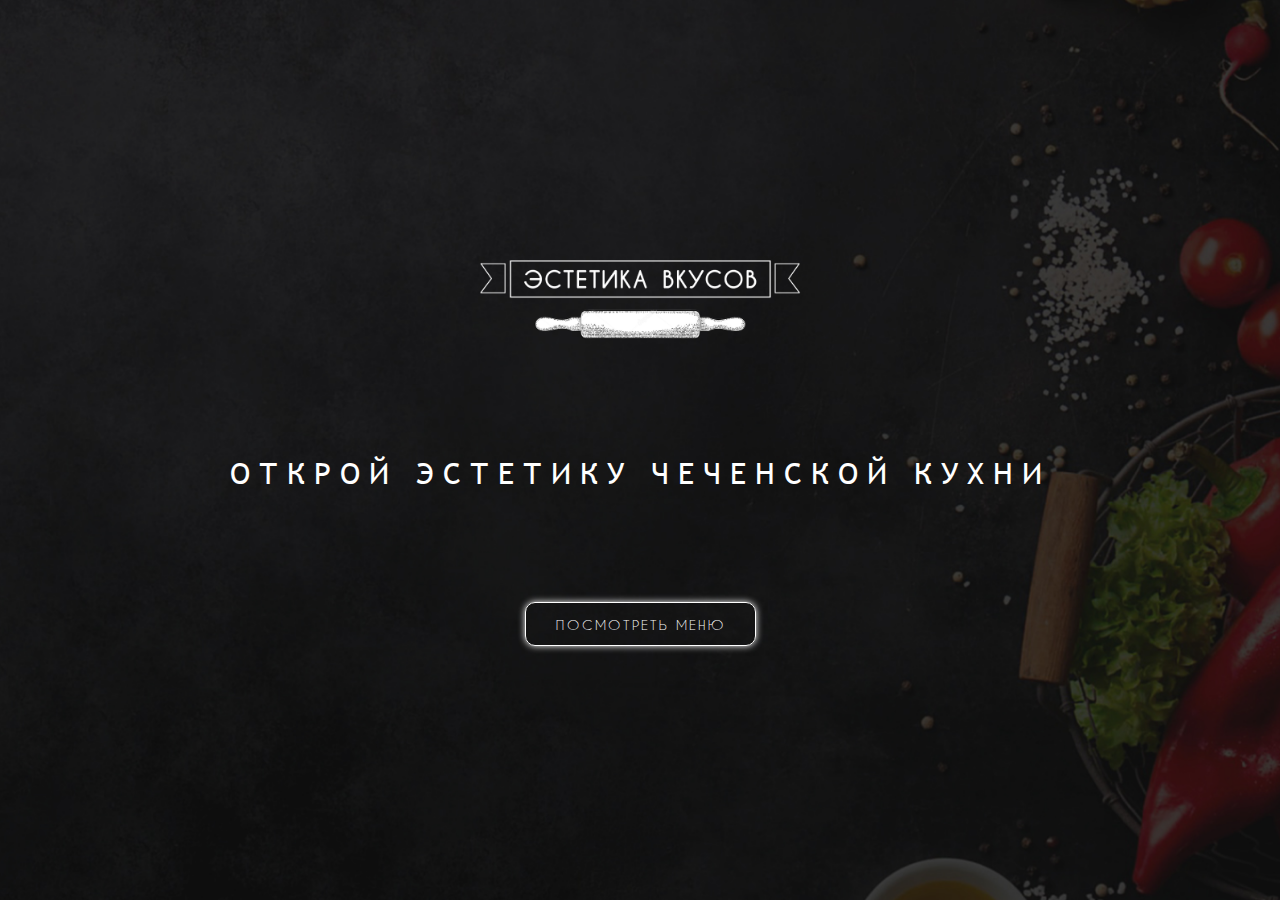
<file: index.html>
<!DOCTYPE html>
<html lang="ru">
  <head>
    <meta charset="UTF-8" />
    <meta name="viewport" content="width=device-width, initial-scale=1.0" />
    <link rel="stylesheet" href="main-page.css" />
    <title>Эстетика вкусов</title>
  </head>
  <body>
    <div class="background">
      <main class="main">
        <div class="logo-img mb-1"></div>
        <div class="main-text mb-1">
          <h1 class="trebuchetms">ОТКРОЙ ЭСТЕТИКУ ЧЕЧЕНСКОЙ КУХНИ</h1>
        </div>
        <button class="button">
          <p class="dream-font"><a href="menu-pages.html">ПОСМОТРЕТЬ МЕНЮ</a></p>
        </button>
      </main>
      <div class="bottom"></div>
    </div>
  </body>
</html>
</file>
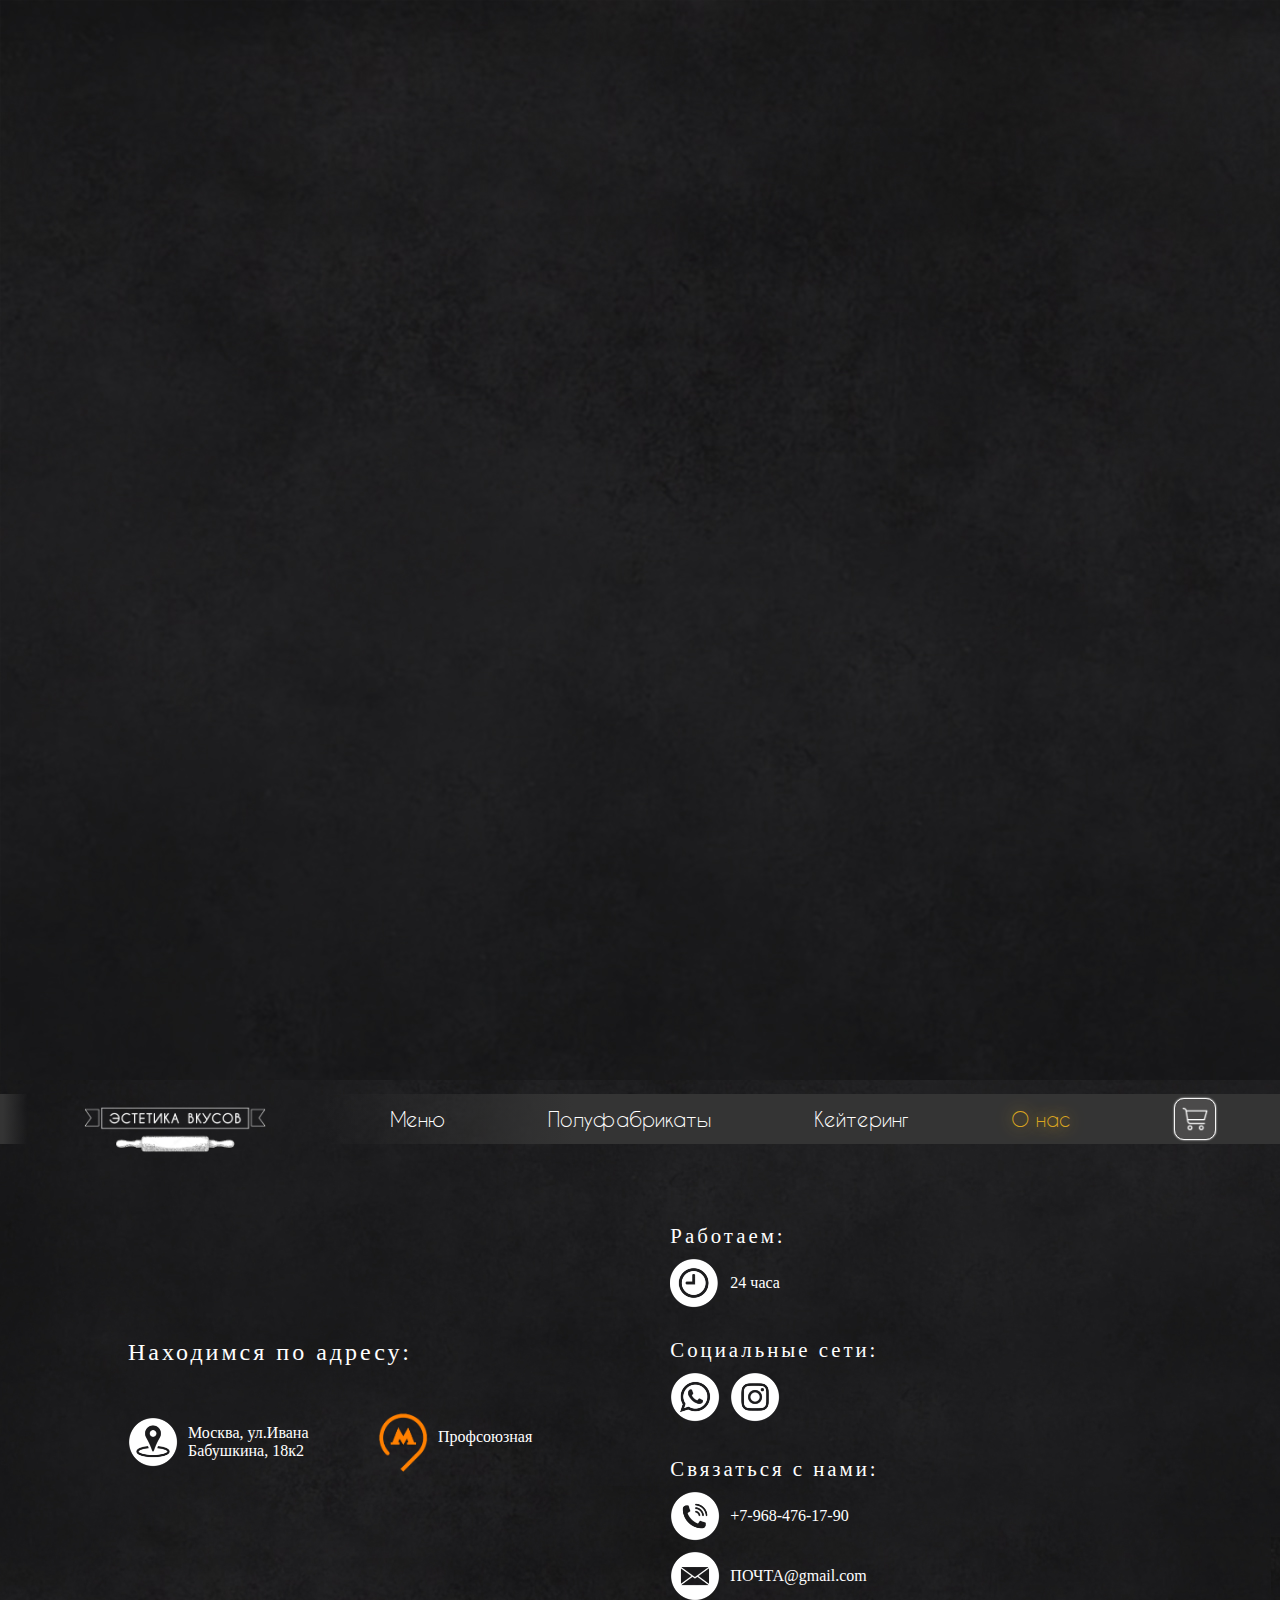
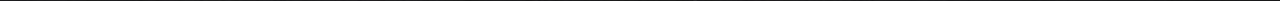
<file: contacts.html>
<!DOCTYPE html>
<html lang="ru">

<head>
  <meta charset="UTF-8" />
  <meta http-equiv="X-UA-Compatible" content="IE=edge, chrome, firefox" />
  <meta name="viewport" content="width=device-width, initial-scale=1.0" />
  <link rel="stylesheet" href="styles/contacts/contacts-1600-background.css" type="text/css" />
  <link rel="stylesheet" href="styles/contacts/contacts-1600-head.css" type="text/css" />
  <link rel="stylesheet" href="styles/contacts/contacts-1600-main.css" type="text/css">
  <title>Кейтеринг</title>
</head>

<body>
  <div>
    <img class="background" src="images/monoback.jpg" alt="">
    <header class="header">
      <div class="header-line-90-left"></div>
      <a href="index.html">
        <div class="logo-img">
          <img src="images/menu/logo.png" alt="Эстетика вкусов" />
        </div>
      </a>
      <div class="header-line-270-right">
        <nav>
          <div class="menu"><a href="menu-pages.html"></a></div>
          <a href="menu-pages.html">
            <img class="menu-img" src="images/ico/hot-food.png" alt="Горячие блюда" />
          </a>
          <div class="freeze"><a href="freeze.html"></a></div>
          <a href="freeze.html">
            <img class="freeze-img" src="images/ico/freeze.png" alt="Полуфабрикаты" />
          </a>
          <div class="keitering"><a href="keitering.html"></a></div>
          <a href="keitering.html">
            <img class="keitering-img" src="images/ico/keitering.png" alt="Кейтеринг" />
          </a>
          <div class="contacts"><a href="contacts.html"></a></div>
          <a href="contacts.html">
            <img class="contacts-img" src="images/ico/mail.png" alt="О нас" />
          </a>
          <a class="bucket-a" href="menu-pages.html">
            <img class="bucket" src="images/ico/shopping-ico.png" alt="Корзина покупок" />
          </a>
        </nav>
      </div>
      <div class="empty-scroll"></div>
    </header>

    <main class="main">

      <div class="middle-window">

        <div class="map">

          <h1>Находимcя по адресу:</h1>
          <!--Интерактивная карта-->
          <script type="text/javascript" charset="utf-8" async
            src="https://api-maps.yandex.ru/services/constructor/1.0/js/?um=constructor%3Aa3ff3842fc774f39167bb8073741d0a40edd2017cb0a6ed1a368d637541ceaf1&amp;lang=ru_RU&amp;scroll=true"></script>
          <!--Адрес-->
          <div class="under-map">
            <div class="location"><img src="images/contacts/ico/location.png" alt="">
              <span class="text-info">Москва, ул.Ивана Бабушкина, 18к2</span>
            </div>
            <!--Метро-->
            <div class="metro"><img src="images/contacts/ico/metro.png" alt="">
              <span class="text-info">Профсоюзная</span>
            </div>
          </div>
        </div>

        <!--Информация о времени работы, номер телефона и почта-->
        <div class="work-time-window">

          <div class="time-social-container">
            <div class="time-container">
              <!--Время-->
              <h2>Работаем:</h2>
              <div class="work-time">
                <img src="images/contacts/ico/time.png" alt="" class="time" /><span class="text-info">24 часа</span>
              </div>
            </div>

            <div class="social-container">
              <!--Социальные сети-->
              <h2>Социальные сети:</h2>
              <div class="social-ico">
                <div class="whatsup"><img src="images/contacts/ico/watsup.png" alt=""></div>
                <div class="instagram"><img src="images/contacts/ico/instagram.png" alt=""></div>
              </div>
            </div>
          </div>

          <div class="contacts-container">
            <!--Контакты-->
            <h2>Связаться с нами:</h2>
            <div class="contact-info">
              <!--Телефон-->
              <div class="phone">
                <img src="images/contacts/ico/mobile.png" alt="" class="time" /><span
                  class="text-info">+7-968-476-17-90</span>
              </div>
              <!--Почта-->
              <div class="mail">
                <img src="images/contacts/ico/mail.png" alt="" class="time" /><span
                  class="text-info">ПОЧТА@gmail.com</span>
              </div>
            </div>
          </div>



        </div>
      </div>
    </main>
  </div>
</body>

</html>
</file>
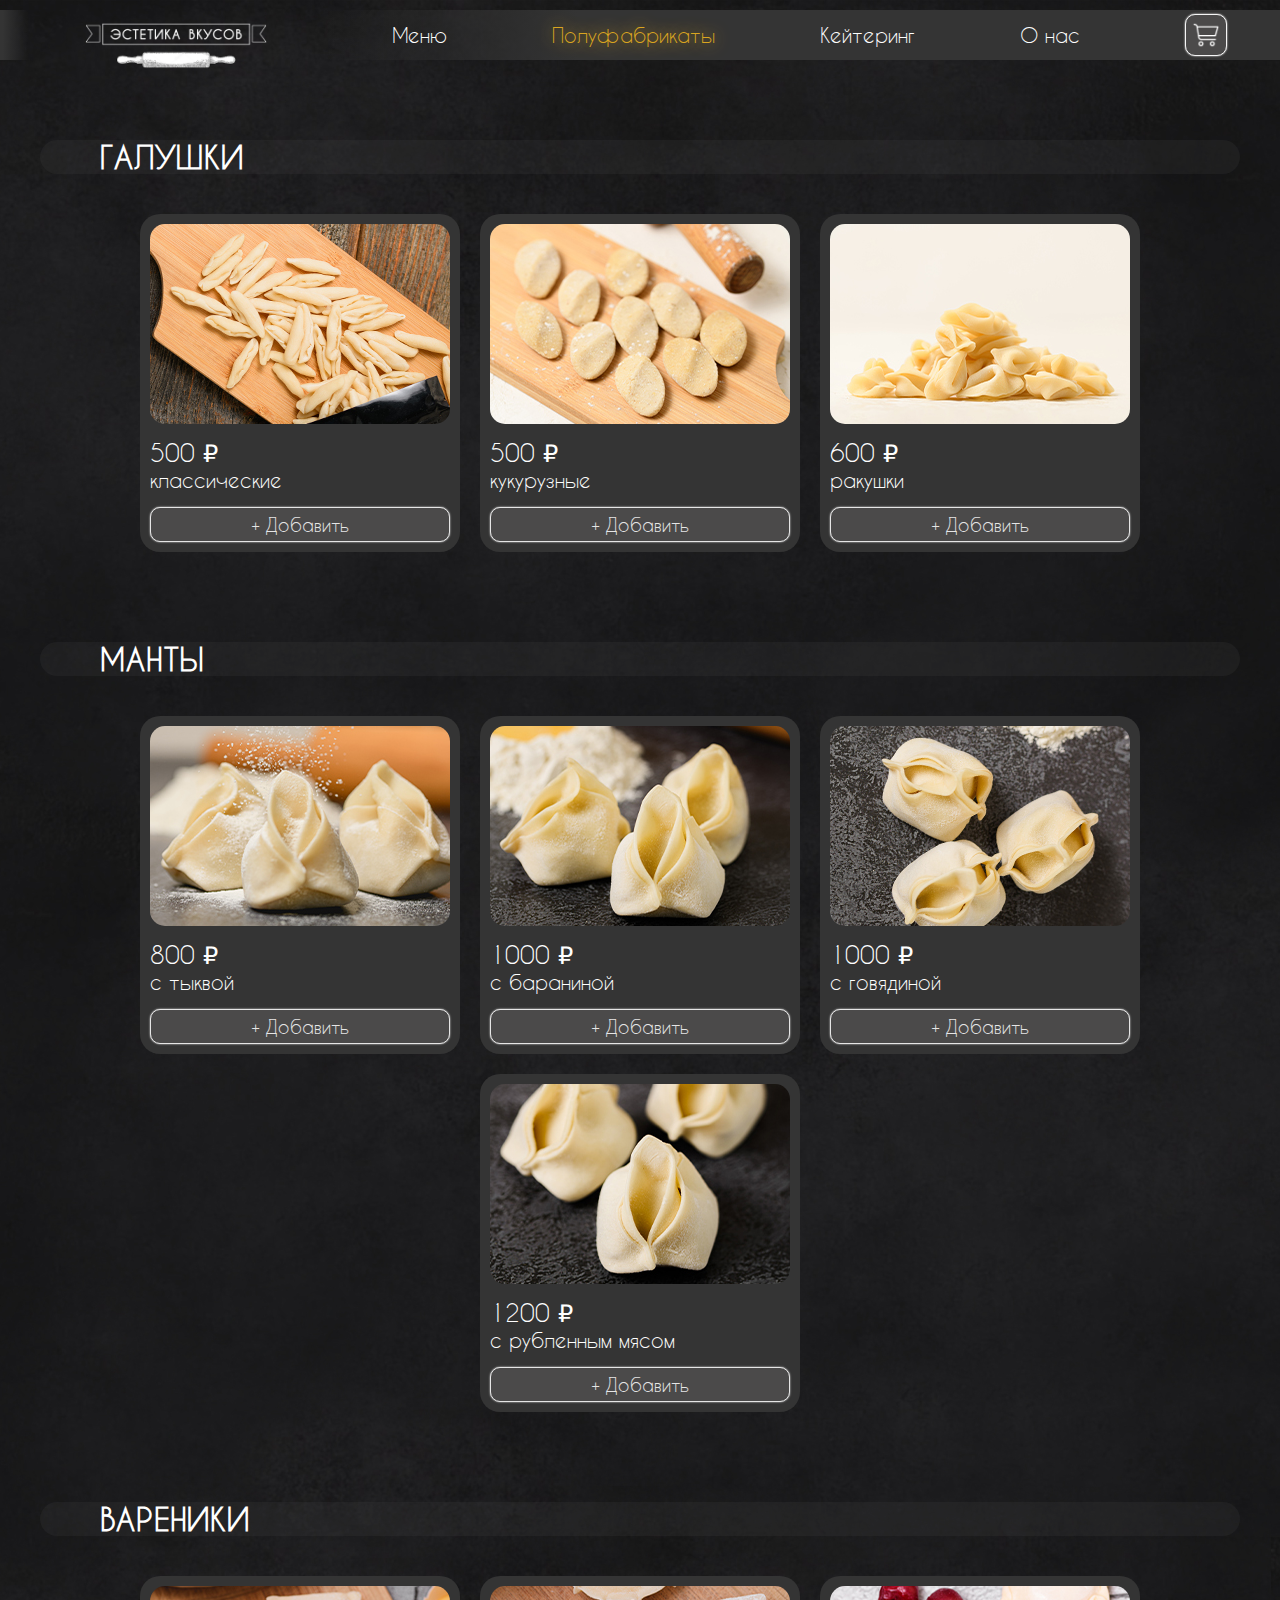
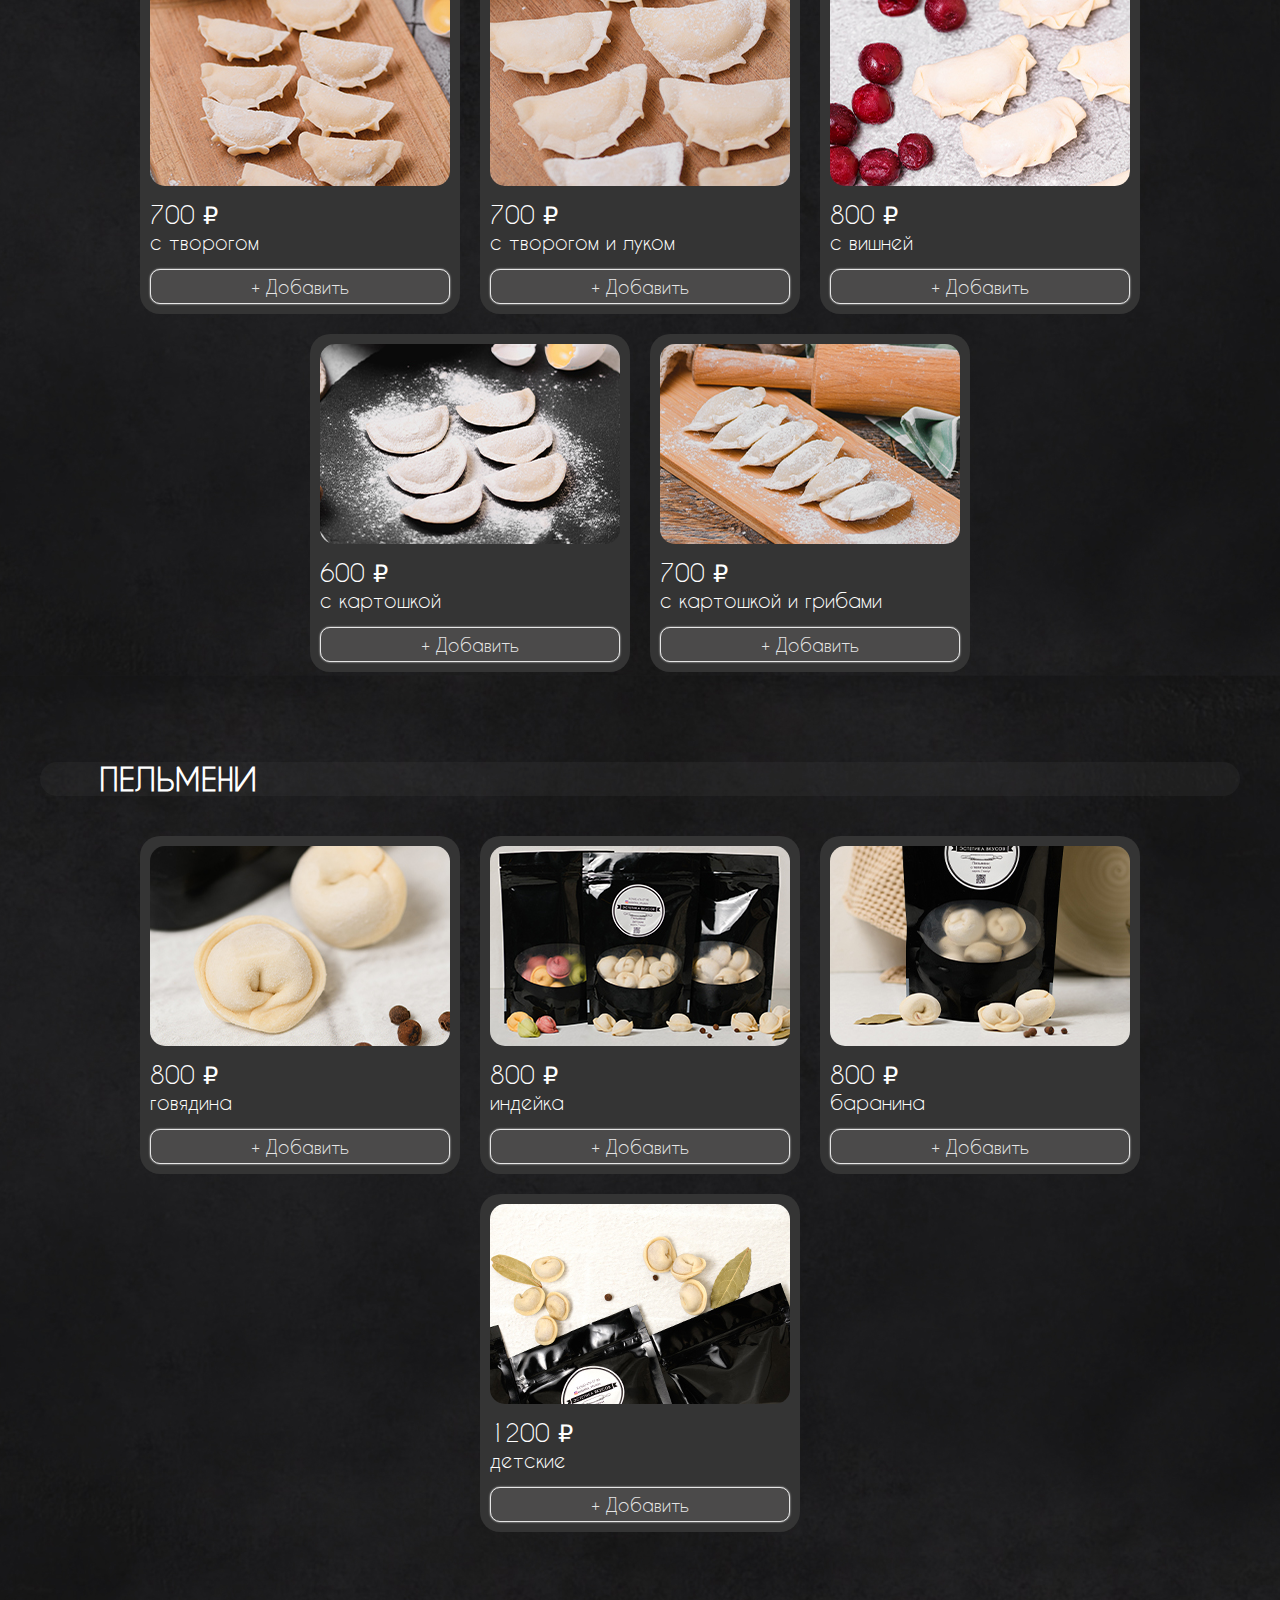
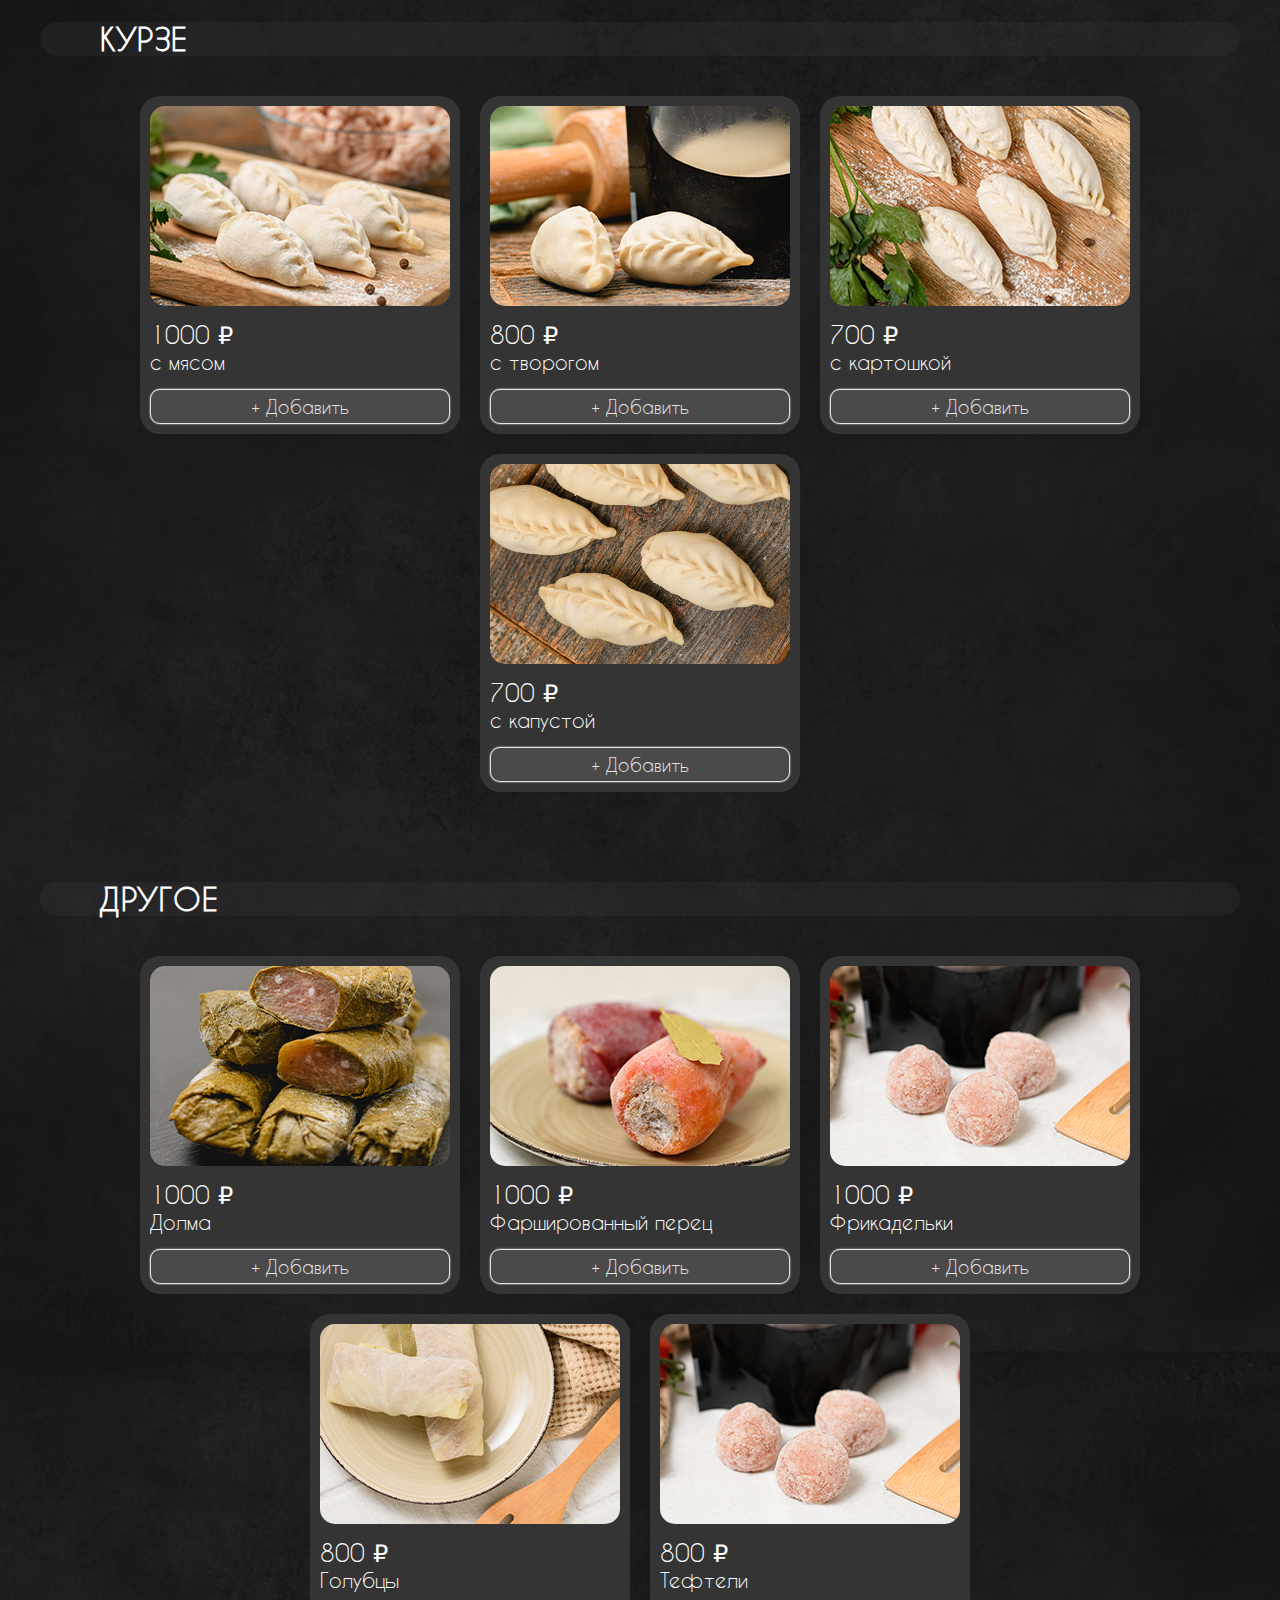
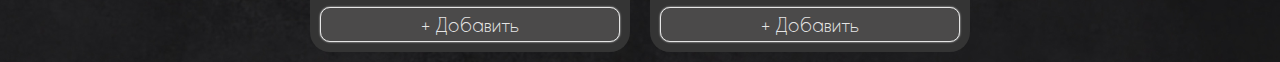
<file: freeze.html>
<!DOCTYPE html>
<html lang="ru">

<head>
  <meta charset="UTF-8" />
  <meta name="viewport" content="width=device-width, initial-scale=1.0" />
  <link rel="stylesheet" href="styles/freeze/freeze-1600-background.css" type="text/css" />
  <link rel="stylesheet" href="styles/freeze/freeze-1600-head.css" type="text/css" />
  <link rel="stylesheet" href="styles/freeze/freeze-1600-main.css" type="text/css" />
  <title>Меню</title>
</head>

<body>
  <div>
    <!--img class="background" src="images/monoback.jpg" alt=""-->
    <header class="header">
      <!--ЛЕВАЯ ЛИНИЯ-->

      <div class="header-line-90-left"></div>
      <!--ЛОГОТИП-->
      <a href="index.html">
        <div class="logo-img"><img src="images/menu/logo.png" alt="Эстетика вкусов" /></div>
      </a>
      <!--ПРАВАЯ ЛИНИЯ-->
      <div class="header-line-270-right">
        <nav>
          <!--Меню-->
          <div class="menu"><a href="menu-pages.html"></a></div>
          <a href="menu-pages.html">
            <img class="menu-img" src="images/ico/hot-food.png" alt="Горячие блюда" />
          </a>
          <!--Полуфабрикаты-->
          <div class="freeze"><a href="freeze.html"></a></div>
          <a href="freeze.html">
            <img class="freeze-img" src="images/ico/freeze.png" alt="" />
          </a>
          <!--Кейтеринг-->
          <div class="keitering"><a href="keitering.html"></a></div>
          <a href="keitering.html">
            <img class="keitering-img" src="images/ico/keitering.png" alt="" />
          </a>
          <!--Контакты-->
          <div class="contacts"><a href="contacts.html"></a></div>
          <a href="contacts.html">
            <img class="contacts-img" src="images/ico/mail.png" alt="" />
          </a>
          <!--Корзина-->
          <a class="bucket-a" href="">
            <img class="bucket" src="images/ico/shopping-ico.png" alt="" />
          </a>
        </nav>
      </div>
    </header>


    <main class="main">
      <div class="border-table">
        <div class="article-title">
          <p>ГАЛУШКИ</p>
        </div>
        <div class="article-container">
          <!--1-->
          <article class="product-card">
            <img src="images/menu/freeze/галушки м.jpg" alt="" class="img-product">
            <div class="price">
              <p>500 ₽</p>
            </div>
            <div class="product-name">
              <p>классические</p>
            </div>
            <div class="add_button"><button class="add">+ Добавить</button></div>
          </article>
          <!--2-->
          <article class="product-card">
            <img src="images/menu/freeze/галушки кукурузные.jpg" alt="" class="img-product">
            <div class="price">
              <p>500 ₽</p>
            </div>
            <div class="product-name">
              <p>кукурузные</p>
            </div>
            <div class="add_button"><button class="add">+ Добавить</button></div>
          </article>
          <!--3-->
          <article class="product-card">
            <img src="images/menu/freeze/ракушки с мясом.jpg" alt="" class="img-product">
            <div class="price">
              <p>600 ₽</p>
            </div>
            <div class="product-name">
              <p>ракушки</p>
            </div>
            <div class="add_button"><button class="add">+ Добавить</button></div>
          </article>
        </div>

        <div class="article-title mu-1">
          <p>МАНТЫ</p>
        </div>

        <div class="article-container">
          <!--1-->
          <article class="product-card">
            <img src="images/menu/freeze/манты м.jpg" alt="" class="img-product">
            <div class="price">
              <p>800 ₽</p>
            </div>
            <div class="product-name">
              <p>с тыквой</p>
            </div>
            <div class="add_button"><button class="add">+ Добавить</button></div>
          </article>
          <!--2-->
          <article class="product-card">
            <img src="images/menu/freeze/манты с бараниной.jpg" alt="" class="img-product">
            <div class="price">
              <p>1000 ₽</p>
            </div>
            <div class="product-name">
              <p>с бараниной</p>
            </div>
            <div class="add_button"><button class="add">+ Добавить</button></div>
          </article>
          <!--3-->
          <article class="product-card">
            <img src="images/menu/freeze/манты с говядиной.jpg" alt="" class="img-product">
            <div class="price">
              <p>1000 ₽</p>
            </div>
            <div class="product-name">
              <p>с говядиной</p>
            </div>
            <div class="add_button"><button class="add">+ Добавить</button></div>
          </article>
          <!--4-->
          <article class="product-card">
            <img src="images/menu/freeze/манты с рубленым мясом.jpg" alt="" class="img-product">
            <div class="price">
              <p>1200 ₽</p>
            </div>
            <div class="product-name">
              <p>с рубленным мясом</p>
            </div>
            <div class="add_button"><button class="add">+ Добавить</button></div>
          </article>
        </div>

        <div class="article-title mu-1">
          <p>ВАРЕНИКИ</p>
        </div>

        <div class="article-container">
          <!--1-->
          <article class="product-card">
            <img src="images/menu/freeze/вареники с творогом.jpg" alt="" class="img-product">
            <div class="price">
              <p>700 ₽</p>
            </div>
            <div class="product-name">
              <p>с творогом</p>
            </div>
            <div class="add_button"><button class="add">+ Добавить</button></div>
          </article>
          <!--2-->
          <article class="product-card">
            <img src="images/menu/freeze/вареники с луком.jpg" alt="" class="img-product">
            <div class="price">
              <p>700 ₽</p>
            </div>
            <div class="product-name">
              <p>с творогом и луком</p>
            </div>
            <div class="add_button"><button class="add">+ Добавить</button></div>
          </article>
          <!--3-->
          <article class="product-card">
            <img src="images/menu/freeze/вареники с вишней.jpg" alt="" class="img-product">
            <div class="price">
              <p>800 ₽</p>
            </div>
            <div class="product-name">
              <p>с вишней</p>
            </div>
            <div class="add_button"><button class="add">+ Добавить</button></div>
          </article>
          <!--4-->
          <article class="product-card">
            <img src="images/menu/freeze/вареники с картошкой.jpg" alt="" class="img-product">
            <div class="price">
              <p>600 ₽</p>
            </div>
            <div class="product-name">
              <p>с картошкой</p>
            </div>
            <div class="add_button"><button class="add">+ Добавить</button></div>
          </article>
          <!--5-->
          <article class="product-card">
            <img src="images/menu/freeze/вареники с грибами и картошкой.jpg" alt="" class="img-product">
            <div class="price">
              <p>700 ₽</p>
            </div>
            <div class="product-name">
              <p>с картошкой и грибами</p>
            </div>
            <div class="add_button"><button class="add">+ Добавить</button></div>
          </article>
        </div>

        <div class="article-title mu-1">
          <p>ПЕЛЬМЕНИ</p>
        </div>

        <div class="article-container">
          <!--1-->
          <article class="product-card">
            <img src="images/menu/freeze/пельмени_говядина_индейка_баранина_детские.jpg" alt="" class="img-product">
            <div class="price">
              <p>800 ₽</p>
            </div>
            <div class="product-name">
              <p>говядина</p>
            </div>
            <div class="add_button"><button class="add">+ Добавить</button></div>
          </article>
          <!--2-->
          <article class="product-card">
            <img src="images/menu/freeze/пельмени с индейкой.jpg" alt="" class="img-product">
            <div class="price">
              <p>800 ₽</p>
            </div>
            <div class="product-name">
              <p>индейка</p>
            </div>
            <div class="add_button"><button class="add">+ Добавить</button></div>
          </article>
          <!--3-->
          <article class="product-card">
            <img src="images/menu/freeze/пельмени с бараниной.jpg" alt="" class="img-product">
            <div class="price">
              <p>800 ₽</p>
            </div>
            <div class="product-name">
              <p>баранина</p>
            </div>
            <div class="add_button"><button class="add">+ Добавить</button></div>
          </article>
          <!--4-->
          <article class="product-card">
            <img src="images/menu/freeze/пельмени детские.jpg" alt="" class="img-product">
            <div class="price">
              <p>1200 ₽</p>
            </div>
            <div class="product-name">
              <p>детские</p>
            </div>
            <div class="add_button"><button class="add">+ Добавить</button></div>
          </article>
        </div>

        <div class="article-title mu-1">
          <p>КУРЗЕ</p>
        </div>

        <div class="article-container">
          <!--1-->
          <article class="product-card">
            <img src="images/menu/freeze/курзе м.jpg" alt="" class="img-product">
            <div class="price">
              <p>1000 ₽</p>
            </div>
            <div class="product-name">
              <p>с мясом</p>
            </div>
            <div class="add_button"><button class="add">+ Добавить</button></div>
          </article>
          <!--2-->
          <article class="product-card">
            <img src="images/menu/freeze/курзе с творогом.jpg" alt="" class="img-product">
            <div class="price">
              <p>800 ₽</p>
            </div>
            <div class="product-name">
              <p>с творогом</p>
            </div>
            <div class="add_button"><button class="add">+ Добавить</button></div>
          </article>
          <!--3-->
          <article class="product-card">
            <img src="images/menu/freeze/курзе с картошкой.jpg" alt="" class="img-product">
            <div class="price">
              <p>700 ₽</p>
            </div>
            <div class="product-name">
              <p>с картошкой</p>
            </div>
            <div class="add_button"><button class="add">+ Добавить</button></div>
          </article>
          <!--4-->
          <article class="product-card">
            <img src="images/menu/freeze/курзе с капустой.jpg" alt="" class="img-product">
            <div class="price">
              <p>700 ₽</p>
            </div>
            <div class="product-name">
              <p>с капустой</p>
            </div>
            <div class="add_button"><button class="add">+ Добавить</button></div>
          </article>
        </div>

        <div class="article-title mu-1">
          <p>ДРУГОЕ</p>
        </div>

        <div class="article-container">
          <!--1-->
          <article class="product-card">
            <img src="images/menu/freeze/долма м.jpg" alt="" class="img-product">
            <div class="price">
              <p>1000 ₽</p>
            </div>
            <div class="product-name">
              <p>Долма</p>
            </div>
            <div class="add_button"><button class="add">+ Добавить</button></div>
          </article>
          <!--2-->
          <article class="product-card">
            <img src="images/menu/freeze/перцы м.jpg" alt="" class="img-product">
            <div class="price">
              <p>1000 ₽</p>
            </div>
            <div class="product-name">
              <p>Фаршированный перец</p>
            </div>
            <div class="add_button"><button class="add">+ Добавить</button></div>
          </article>
          <!--3-->
          <article class="product-card">
            <img src="images/menu/freeze/фрикадельки_инд_слэш_кур_слэш_гов.jpg" alt="" class="img-product">
            <div class="price">
              <p>1000 ₽</p>
            </div>
            <div class="product-name">
              <p>Фрикадельки</p>
            </div>
            <div class="add_button"><button class="add">+ Добавить</button></div>
          </article>
          <!--4-->
          <article class="product-card">
            <img src="images/menu/freeze/голубцы м.jpg" alt="" class="img-product">
            <div class="price">
              <p>800 ₽</p>
            </div>
            <div class="product-name">
              <p>Голубцы</p>
            </div>
            <div class="add_button"><button class="add">+ Добавить</button></div>
          </article>
          <!--5-->
          <article class="product-card">
            <img src="images/menu/freeze/фрикадельки_инд_слэш_кур_слэш_гов.jpg" alt="" class="img-product">
            <div class="price">
              <p>800 ₽</p>
            </div>
            <div class="product-name">
              <p>Тефтели</p>
            </div>
            <div class="add_button"><button class="add">+ Добавить</button></div>
          </article>
        </div>
      </div>
    </main>

  </div>
</body>

</html>

<!-- div.atricle-title>p 
div.article-container-->
<!-- article.product-card>(img.img-product[src="images/menu/galushki-sq.jpg"]+(div.price>p{$00 R})+(div.product-name>p{Галушки})+(div.add_button>button.add{+ Добавить})) -->
</file>
<file: main-page.css>
@font-face {
    font-family: "CaviarDreams";
    src: url(fonts/CaviarDreams/CaviarDreams.ttf);
}

@font-face {
    font-family: "trebuchetms";
    src: url(fonts/Trebuchet\ MS/trebuchetms.ttf);
}

/*FONTS*/

.dream-font {
    font-family: "CaviarDreams", monospace;
    letter-spacing: 2px;
    color: white;
}

.trebuchetms {
    font-family: "trebuchetms", sans-serif;
    font-weight: 300;
    color: #fff;
    letter-spacing: 0.3em;
}

/*FONTS-END*/

body {
    margin: 0;
    overflow-x: hidden;
}

.background {
    /*background*/
    background-image: url(images/main-page/mp-back.png);
    background-repeat: no-repeat;
    background-size: cover;
    background-origin: border-box;
    height: 100vh;
    
    display: flex;
    align-items: center;
    justify-content: center;
}

/*BUTTONS*/

.button {
    background-color: rgba(0, 0, 0, 0);
    
    /*positions*/
    display: flex;
    justify-content: center;
    align-items: center;

    padding: 0 30px;


    /*style*/

    /*border*/
    border: 1px solid #fff;
    border-radius: 10px;
    box-shadow: 0px 0px 7px#fff;
    
    /*fx-movement*/
    transition: box-shadow, 0.4s linear;
    transition: border, 0.4s linear;
    cursor: pointer;
}

.button:hover {
    box-shadow: 0px 0px 6px goldenrod;
    border: 1px solid goldenrod;
}

.button a {
    color: #fff;
    text-decoration: none;
}

/*BUTTONS-END*/

/*TEST
div, button {
    border:1px dotted #fff;
}
TEST-END*/

.main {
    display: flex;
    flex-direction: column;
    justify-content: center;
    align-items: center;
    width: 70%;
}

.logo-img {
    background-image: url(images/main-page/aesthetics-of-tastes.png);
    background-size: contain;
    background-repeat: no-repeat;
    background-origin: border-box;
    background-position: center;
    width: 70vw;
    height: 90px;
}

.main-text {
    width: 100%;
}

.main-text h1 {
    text-align: center;
    font-size: calc(14px + 24*(100vw/1920));

}

.mb-1 {
    margin-bottom: 10vh;
}

div.bottom {
    height: 40px;
}
</file>
<file: styles/contacts/contacts-1600-background.css>
@font-face {
  font-family: "CaviarDreams";
  src: url(../../fonts/CaviarDreams/CaviarDreams.ttf);
}

@font-face {
  font-family: "trebuchetms";
  src: url(../../fonts/Trebuchet\ MS/trebuchetms.ttf);
}

html, body {
  
  margin: 0;
  padding: 0;
}

body {
  background-color: #1c1c1d;
  background-image: url(../../images/monoback-vertical.jpg);
  background-repeat: repeat;
  background-size: cover;
  background-origin: border-box;
  height: 100vh;
}
</file>
<file: styles/contacts/contacts-1600-head.css>
@font-face {
  font-family: "CaviarDreams";
  src: url(/fonts/CaviarDreams/CaviarDreams.ttf);
}

@font-face {
  font-family: "trebuchetms";
  src: url(/fonts/Trebuchet\ MS/trebuchetms.ttf);
}

:root {
  --ico-size: 30px;
  --upper-space: 10px;
}

/*ШАПКА*/
.header {
  height: 60px;
  display: flex;
  justify-content: space-between;
}

/*---Левая линия в шапке*/
.header-line-90-left {
  display: flex;

  /*Size*/
  min-height: 50px;
  width: 5vw;

  /*Position*/
  margin-top: var(--upper-space);

  /*Style*/
  background: linear-gradient(90deg, #343434, #343434 5%, #34343400 50%);
}

/*---Картинка логотипа в шапке*/
div.logo-img img {
  width: 200px;
  margin-top: calc(var(--upper-space) * 2);
  margin-left: 20px;
  align-items: center;
  align-self: center;
}

/*---Правая линия в шапке*/
.header-line-270-right {
  /*Command for navigation*/
  display: flex;
  justify-content: left;


  /*Size*/
  min-height: 50px;
  width: 90vw;

  /*Position*/
  margin-top: var(--upper-space);

  /*Style*/
  background: linear-gradient(270deg, #343434, #343434 70%, #34343400 95%);
}

/*Учесть отсутствующую полосу прокрутки*/
div.empty-scroll {
  width: 15px;

  margin-top: var(--upper-space);
  align-self: right;
  background-color: #343434;
}

/*------Контейнеры для меню навигации*/
nav {
  display: flex;
  justify-content: space-around;
  align-items: center;

  /*Динамические отступы между текстом навигации*/
  width: 100%;
  margin-left: 5vw;
}

nav>div {
  font-family: "CaviarDreams", sans-serif;
  font-weight: 400;
  font-size: 20px;
}

/*------Скрыть картинки навигации*/
nav>a>img {
  display: none;
}

/*------Показать текст пунктов навигации*/
nav>div.menu>a::before {
  content: "Меню";
}

nav>div.freeze>a::before {
  content: "Полуфабрикаты";
}

nav>div.delivery>a::before {
  content: "Доставка";
}

nav>div.contacts>a::before {
  content: "О нас";
}

nav>div.keitering>a::before {
  content: "Кейтеринг";
}

/* NAV FX & STYLE */

/*Убрать подсвечивание ссылки синим фоном*/
nav>a:active {
  background-color: transparent;
}


/*------Подсветка выбранного текста-пункта навигации*/
nav>div.contacts>a {
  text-shadow: 0 0 16px goldenrod;
  color: goldenrod;
}

/*Стилизация текста пунктов навигации и эффекты*/
nav>div>a {
  color: white;
  text-decoration: none;
  transition: all 0.2s ease-in-out;
}

/*---Подсветка текста навигации при наведении*/
nav>div>a:hover {
  text-shadow: 0 0 10px goldenrod;
}

/*Показать кнопку корзины покупок*/
img.bucket {
  padding: 5px;

  border: 1px solid whitesmoke;
  border-radius: 10px;
  box-shadow: 0 0 2px whitesmoke;
  background-color: #4b4a4a;

  height: var(--ico-size);
  width: var(--ico-size);

  display: block;
  cursor: pointer;
}

/*задать размер иконке */
.bucket-a {
  width: 42px;
  display: block;
}

/*Убрать дублирующие ссылки внутри иконок для landscape */
  nav>a {
    display: none;
  }

@media (orientation: landscape) and (max-width: 1060px) {

  /*ЗАМЕНИТЬ КОНТАКТЫ НА КАРТИНКУ*/
  nav {
    margin-left: 5vw;
  }

  nav div.contacts {
    display: none;
  }
  /*задать размер иконке */
  .contacts+a {
    width: 42px;
    display: block;
  }

  nav img.contacts-img {
    padding: 5px;

    margin-right: 30px;

    border-radius: 10px;
    background-color: #4b4a4a;
    border: 1px solid goldenrod;
    box-shadow: 0 0 16px goldenrod;
    

    height: var(--ico-size);
    width: var(--ico-size);

    display: block;
    cursor: pointer;
  }
}

@media (orientation: landscape) and (max-width: 860px) {

  /*ЗАМЕНИТЬ КЕЙТЕРИНГ НА КАРТИНКУ*/
  nav div.keitering {
    display: none;
  }

  /*задать размер иконке */
  .keitering+a {
    width: 42px;
    display: block;
  }

  nav img.keitering-img {
    padding: 5px;

    margin-right: 30px;

    border-radius: 10px;
    border: 1px solid whitesmoke;
    box-shadow: 0 0 2px whitesmoke;
    background-color: #4b4a4a;

    height: var(--ico-size);
    width: var(--ico-size);

    display: block;
    cursor: pointer;
  }
}

@media (orientation: landscape) and (max-width: 800px) {

  /*ЗАМЕНИТЬ ЗАМОРОЗКУ НА КАРТИНКУ*/
  nav div.freeze {
    display: none;
  }

  /*задать размер иконке */
  .freeze+a {
    width: 42px;
    display: block;
  }

  nav img.freeze-img {
    padding: 5px;

    margin-right: 30px;

    border: 1px solid whitesmoke;
    border-radius: 10px;
    box-shadow: 0 0 2px whitesmoke;
    background-color: #4b4a4a;

    height: var(--ico-size);
    width: var(--ico-size);

    display: block;
    cursor: pointer;
  }
}

@media (orientation: landscape) and (max-width: 660px) {

  /*ЗАМЕНИТЬ МЕНЮ НА КАРТИНКУ*/
  nav div.menu {
    display: none;
  }

  /*задать размер иконке */
  .menu+a {
    width: 42px;
    display: block;
  }

  nav img.menu-img {
    padding: 5px;

    margin-right: 30px;

    border-radius: 10px;
    border: 1px solid whitesmoke;
    box-shadow: 0 0 2px whitesmoke;
    
    background-color: #4b4a4a;

    height: var(--ico-size);
    width: var(--ico-size);

    display: block;
    cursor: pointer;
  }
}

@media (orientation: landscape) and (max-width: 620px) {
  /*ОФОРМЛЕНИЕ ШАПКИ*/

  .header {
    position: fixed;
    top: 0;
    width: 100vw;
    display: flex;
    justify-content: space-evenly;
    height: 130px;
    background-color: #1c1c1d;
    flex-direction: column;
    align-items: center;
  }

  div.header-line-90-left {
    display: none;
  }

  /*Стили для логотипа*/
  .logo-img {
    display: flex;
    justify-content: center;
  }

  div.logo-img>img {
    margin: 10px 0 0 0;
    align-self: center;
    justify-content: center;
    height: 50px;
  }

  div.header-line-270-right {
    display: flex;
    background: none;
    margin: 0;
    justify-content: space-around;
  }

  div.empty-scroll {
    display: none;
  }

  /*Стили для кнопок в меню навигации*/
  nav {
    display: flex;
    justify-content: space-around;
    align-items: center;

    margin: 0;
    padding-top: 12px;
    width: 100%;
  }
}

@media (orientation:portrait) and (max-width: 912px) {

  /*Перенести шапку в вертикальное расположение*/
  .header {
    position: fixed;
    top: 0;
    width: 100vw;
    display: flex;
    justify-content: space-evenly;
    height: 130px;
    background-color: #1c1c1d;
    flex-direction: column;
    align-items: center;
  }

  div.header-line-90-left {
    display: none;
  }

  /*Стили для логотипа*/
  .logo-img {
    display: flex;
    justify-content: center;
  }

  div.logo-img>img {
    margin: 10px 0 0 0;
    align-self: center;
    justify-content: center;
    height: 50px;
  }

  div.header-line-270-right {
    display: flex;
    background: none;
    margin: 0;
    justify-content: space-around;
  }

  div.empty-scroll {
    display: none;
  }

  /*Стили для кнопок в меню навигации*/
  nav {
    display: flex;
    justify-content: space-around;
    align-items: center;

    margin: 0;
    padding-top: 12px;
    width: 100%;
  }

  /*показать иконки*/
  nav>a{
    display: block;
  }

  /*Скрыть надписи в шапке*/
  nav div.contacts {
    display: none;
  }

  nav div.keitering {
    display: none;
  }

  nav div.freeze {
    display: none;
  }

  nav div.menu {
    display: none;
  }

  /*Показать иконки меню навигации*/

  .menu-img,
  .freeze-img,
  .keitering-img,
  .contacts-img {
    padding: 5px;

    margin-right: 0;

    border: 1px solid whitesmoke;
    border-radius: 10px;
    box-shadow: 0 0 2px whitesmoke;
    background-color: #4b4a4a;

    height: var(--ico-size);
    width: var(--ico-size);

    display: block;
    cursor: pointer;
  }

  /*Подсветить текущую иконку навигации */

  img.contacts-img {
    border: 1px solid goldenrod;
    box-shadow: 0 0 16px goldenrod;
  }
}

/*Убрать подсвечивание ссылки синим фоном*/
a:active {
  box-shadow: none;
  outline: none;
  -webkit-tap-highlight-color: transparent;
}
@media (orientation:portrait) and (max-width: 450px) {
  /*Ограничить размер заголовка*/
  h1 {
    max-width: 300px;
  }
  
  /*добавить отступы для напсей адреса*/
  div.under-map {
    margin: 0 18px;
  }
  /*Убрать отступ у надписи метро*/
  div.metro {
    margin: 0;
  }
}


@media (orientation:portrait) and (max-width: 350px) {
  /*выровнять адрес под картой*/
  div.under-map {
    display: flex;
    flex-direction: row;
    flex-wrap: wrap;
    margin: 0 15vw;
  }

  
}
</file>
<file: styles/contacts/contacts-1600-main.css>
:root {
    --margin-1600-LR: 10vw;
    --ico-size-about: 50px;
}

/*Основное тело*/
.main {
    /*font*/
    color: white;
    font-size: 18px;

    width: 100%;

    margin-top: 50px;

    transition: margin-top 0.2s ease-in-out;
}

/*Заголовки*/
h1 {
    font-size: 1.5rem;
}

h2 {
    margin-top: 0;
    margin-bottom: 0;

    min-width: 230px;
    font-size: 1.3rem;
}

div>h2 {
    margin-top: 30px;
}

h1,
h2 {
    /*font*/
    font-weight: 400;
    letter-spacing: 3px;
}

/*Окно с информацией*/
div.middle-window {
    display: flex;
    align-items: center;
    margin: 0 var(--margin-1600-LR);
}

/*Стили для карты*/
div.map {
    display: flex;
    flex-direction: column;
}

div.under-map {
    display: flex;
    margin-top: 20px;
}

div.map>iframe {
    width: 40vw;
    min-width: 400px;
    height: 45vh;
    min-height: 300px;
    max-height: 350px;

}

/*Время работы, номер телефона, почта и соц.сети*/
div.work-time-window {
    display: flex;
    flex-direction: column;
    justify-content: center;
    margin-left: var(--margin-1600-LR);
}

.contact-info {
    display: flex;
    flex-direction: column;
}

.phone,
.mail,
.work-time,
.location,
.metro,
.social-ico {
    display: flex;
    align-items: center;
    margin-top: 10px;
}

.metro {
    margin-top: 0;
    margin-left: 30px;
}

.location {
    max-width: 220px;
}

span.text-info {
    margin: 0 10px;

    font-size: 1rem;
}

/*Стили для иконок*/
main img {
    width: var(--ico-size-about);
}

div.instagram {
    margin-left: 10px;
}

div.social-ico {
    display: flex;
}

/*LANDSCAPE АДАПТАЦИЯ ПО ВЫСОТЕ*/

@media (orientation: landscape) and (max-height: 620px) {
    .main {
        margin-top: 10px;
        transition: margin-top 0.2s ease-in-out;
    }
}

/*LANDSCAPE АДАПТАЦИЯ ПО ШИРИНЕ*/

@media (orientation: landscape) and (max-width: 1060px) {
    .location {
        min-width: 220px;
    }
}

@media (orientation: landscape) and (max-width: 930px) {
    div.middle-window {
        margin: 0 40px;
        justify-content: space-between;
    }

    div.work-time-window {
        margin-left: 40px;
    }

    h2 {
        max-width: none;
    }
}

@media (orientation: landscape) and (max-width: 830px) {

    /*Расположение элементов в среднем листе в колонку*/
    div.middle-window {
        display: flex;
        flex-direction: column;
        padding: 0 50px;
    }

    /*Адаптация карты под ширину экрана*/
    div.map>iframe {
        max-width: none;
        width: 80vw;
    }

    /*Создание фона и общих границ для инфо-окна в целом*/
    div.work-time-window {
        margin: 30px 0 50px 0;
        padding: 20px;

        flex-direction: row;
        flex-wrap: wrap;
        justify-content: start;

        border-radius: 50px;

        background-color: rgba(34, 37, 37, 0.575);
    }

    /*Убирание отступов у заголовков*/
    div>h2 {
        margin: 0;
    }

    /*Настройка заголовка контейнера инфо-времени*/
    div.time-container>h2 {
        min-width: 0;
    }

    /*Настройка поведения вложенных инфо-контейнеров*/
    .contacts-container,
    .social-container,
    .time-container {
        flex: 1 0 100px;

        display: flex;
        flex-direction: column;
        align-items: center;
    }

    /*Создание границ у вложенных инфо-контейнеров*/
    .contacts-container,
    .social-container,
    .time-container {
        padding: 7px;
        margin: 7px;
        border: 1px solid whitesmoke;
        border-radius: 20px;

        background-color: rgba(65, 70, 70, 0.575);


    }
}

@media (orientation: landscape) and (max-width: 760px) {

    /*Выравнивание инфо-контейнеров в столбик по центру*/
    div.work-time-window {
        flex-direction: column;
    }

    .contacts-container,
    .social-container,
    .time-container {
        flex: none;
    }
}

@media (orientation: landscape) and (max-width: 620px) {
    
    /*Добавить отступ сверху для панели навигации*/
    .main {
        margin-top: 130px;
    }
    /*Убрать отступы у тела для центрирования*/
    div.middle-window {
        margin: 0;
        padding: 0;
    }
    /*Центрировать тело*/
    div.map {
        justify-content: center;
    }
    /*Убрать центрирование у заголовка*/
    h1 {
        align-self: left;
    }
}

/*ПОРТРЕТНАЯ ОРИЕНТАЦИЯ*/

@media (orientation:portrait) and (max-width: 912px) {
    /*Добавить отступ сверху для панели навигации*/
    main.main {
        margin-top: 150px;
    }

     /*Расположение элементов в среднем листе в колонку*/
     div.middle-window {
        display: flex;
        flex-direction: column;
        padding: 0;
    }

    /*Адаптация карты под ширину экрана*/
    div.map>iframe {
        max-width: none;
        width: 80vw;
    }

    /*Создание фона и общих границ для инфо-окна в целом*/
    div.work-time-window {
        margin: 30px 0 50px 0;
        padding: 20px;

        flex-direction: row;
        flex-wrap: wrap;
        justify-content: start;

        border-radius: 50px;

        background-color: rgba(34, 37, 37, 0.575);
    }

    /*Убирание отступов у заголовков*/
    div>h2 {
        margin: 0;
        letter-spacing: 2px;
        min-width: 0;
    }

    /*Настройка заголовка контейнера инфо-времени*/
    div.time-container>h2 {
        min-width: 0;
    }

    /*Настройка поведения вложенных инфо-контейнеров*/
    .contacts-container,
    .social-container,
    .time-container {
        flex: 1 0 100px;

        display: flex;
        flex-direction: column;
        align-items: center;

        /*Создание границ у вложенных инфо-контейнеров*/
    
        padding: 7px;
        margin: 7px;
        border: 1px solid whitesmoke;
        border-radius: 20px;

        background-color: rgba(65, 70, 70, 0.575);
    }
}

@media (orientation:portrait) and (max-width: 540px) {
    /*Выравнивание инфо-контейнеров в столбик по центру*/
    div.work-time-window {
        flex-direction: column;
    }

    .contacts-container,
    .social-container,
    .time-container {
        flex: none;
    }

    /*убрать границы от краёв экрана у тела*/  
    main>div.middle-window {
      padding: 0;
      margin: 0;
    }

    /*Центрировать карту*/
    .middle-window>div.map>iframe {
      width: 90vw;
      min-width: 0;
      align-self: center;
    }

    /*Добавить отступ для заголовка*/
    h1 {
        margin-left: 10px;
    }
  }
/*
1. Закончить адаптацию станицы для landscape
2. Адаптировать страницу под portraite
3. Выполнить успешное тестирование адаптации на смартфоне*/
</file>
<file: styles/freeze/freeze-1600-background.css>
@font-face {
    font-family: "CaviarDreams";
    src: url(../../fonts/CaviarDreams/CaviarDreams.ttf);
}

@font-face {
    font-family: "trebuchetms";
    src: url(../../fonts/Trebuchet\ MS/trebuchetms.ttf);
}

html, body {
  
  margin: 0;
  padding: 0;
}
body {
  background-color: #1c1c1d;
  background-image: url(../../images/monoback-vertical.jpg);
  background-repeat: repeat;
  background-size: cover;
  background-origin: border-box;
  height: 100vh;
}
</file>
<file: styles/freeze/freeze-1600-head.css>
@font-face {
  font-family: "CaviarDreams";
  src: url(/fonts/CaviarDreams/CaviarDreams.ttf);
}

@font-face {
  font-family: "trebuchetms";
  src: url(/fonts/Trebuchet\ MS/trebuchetms.ttf);
}

:root {
  --ico-size: 30px;
  --upper-space: 10px;
}

/*ШАПКА*/
.header {
  height: 60px;
  display: flex;
  justify-content: space-between;
}

/*---Левая линия в шапке*/
.header-line-90-left {
  display: flex;

  /*Size*/
  min-height: 50px;
  width: 5vw;

  /*Position*/
  margin-top: var(--upper-space);

  /*Style*/
  background: linear-gradient(90deg, #343434, #343434 5%, #34343400 50%);
}

/*---Картинка логотипа в шапке*/
div.logo-img img {
  width: 200px;
  margin-top: calc(var(--upper-space) * 2);
  margin-left: 20px;
  align-items: center;
  align-self: center;
}

/*---Правая линия в шапке*/
.header-line-270-right {
  /*Command for navigation*/
  display: flex;
  justify-content: left;


  /*Size*/
  min-height: 50px;
  width: 90vw;

  /*Position*/
  margin-top: var(--upper-space);

  /*Style*/
  background: linear-gradient(270deg, #343434, #343434 70%, #34343400 95%);
}

/*Учесть отсутствующую полосу прокрутки*/
div.empty-scroll {
  width: 15px;

  margin-top: var(--upper-space);
  align-self: right;
  background-color: #343434;
}

/*------Контейнеры для меню навигации*/
nav {
  display: flex;
  justify-content: space-around;
  align-items: center;

  /*Динамические отступы между текстом навигации*/
  width: 100%;
  margin-left: 5vw;
}

nav>div {
  font-family: "CaviarDreams", sans-serif;
  font-weight: 400;
  font-size: 20px;
}

/*------Скрыть картинки навигации*/
nav>a>img {
  display: none;
}

/*------Показать текст пунктов навигации*/
nav>div.menu>a::before {
  content: "Меню";
}

nav>div.freeze>a::before {
  content: "Полуфабрикаты";
}

nav>div.delivery>a::before {
  content: "Доставка";
}

nav>div.contacts>a::before {
  content: "О нас";
}

nav>div.keitering>a::before {
  content: "Кейтеринг";
}

/* NAV FX & STYLE */

/*Убрать подсвечивание ссылки синим фоном*/
nav>a:active {
  background-color: transparent;
}


/*------Подсветка выбранного текста-пункта навигации*/
nav>div.freeze>a {
  text-shadow: 0 0 16px goldenrod;
  color: goldenrod;
}

/*Стилизация текста пунктов навигации и эффекты*/
nav>div>a {
  color: white;
  text-decoration: none;
  transition: all 0.2s ease-in-out;
}

/*---Подсветка текста навигации при наведении*/
nav>div>a:hover {
  text-shadow: 0 0 10px goldenrod;
}

/*Показать кнопку корзины покупок*/
img.bucket {
  padding: 5px;

  border: 1px solid whitesmoke;
  border-radius: 10px;
  box-shadow: 0 0 2px whitesmoke;
  background-color: #4b4a4a;

  height: var(--ico-size);
  width: var(--ico-size);

  display: block;
  cursor: pointer;
}

/*задать размер иконке */
.bucket-a {
  width: 42px;
  display: block;
}

/*Убрать дублирующие ссылки внутри иконок для landscape */
nav>a {
  display: none;
}

@media (orientation: landscape) and (max-width: 1060px) {

  /*ЗАМЕНИТЬ КОНТАКТЫ НА КАРТИНКУ*/
  nav {
    margin-left: 5vw;
  }

  nav div.contacts {
    display: none;
  }

  /*задать размер иконке */
  .contacts+a {
    width: 42px;
    display: block;
  }

  nav img.contacts-img {
    padding: 5px;

    margin-right: 30px;

    border-radius: 10px;
    background-color: #4b4a4a;
    border: 1px solid whitesmoke;
    box-shadow: 0 0 2px whitesmoke;


    height: var(--ico-size);
    width: var(--ico-size);

    display: block;
    cursor: pointer;
  }
}

@media (orientation: landscape) and (max-width: 860px) {

  /*ЗАМЕНИТЬ КЕЙТЕРИНГ НА КАРТИНКУ*/
  nav div.keitering {
    display: none;
  }

  /*задать размер иконке */
  .keitering+a {
    width: 42px;
    display: block;
  }

  nav img.keitering-img {
    padding: 5px;

    margin-right: 30px;

    border-radius: 10px;
    border: 1px solid whitesmoke;
    box-shadow: 0 0 2px whitesmoke;
    background-color: #4b4a4a;

    height: var(--ico-size);
    width: var(--ico-size);

    display: block;
    cursor: pointer;
  }
}

@media (orientation: landscape) and (max-width: 800px) {

  /*ЗАМЕНИТЬ ЗАМОРОЗКУ НА КАРТИНКУ*/
  nav div.freeze {
    display: none;
  }

  /*задать размер иконке */
  .freeze+a {
    width: 42px;
    display: block;
  }

  nav img.freeze-img {
    padding: 5px;

    margin-right: 30px;

    border: 1px solid goldenrod;
    border-radius: 10px;
    box-shadow: 0 0 16px goldenrod;
    background-color: #4b4a4a;

    height: var(--ico-size);
    width: var(--ico-size);

    display: block;
    cursor: pointer;
  }
}

@media (orientation: landscape) and (max-width: 660px) {

  /*ЗАМЕНИТЬ МЕНЮ НА КАРТИНКУ*/
  nav div.menu {
    display: none;
  }

  /*задать размер иконке */
  .menu+a {
    width: 42px;
    display: block;
  }

  nav img.menu-img {
    padding: 5px;

    margin-right: 30px;

    border-radius: 10px;
    border: 1px solid whitesmoke;
    box-shadow: 0 0 2px whitesmoke;

    background-color: #4b4a4a;

    height: var(--ico-size);
    width: var(--ico-size);

    display: block;
    cursor: pointer;
  }
}

@media (orientation: landscape) and (max-width: 620px) {
  /*ОФОРМЛЕНИЕ ШАПКИ*/

  .header {
    position: fixed;
    top: 0;
    width: 100vw;
    display: flex;
    justify-content: space-evenly;
    height: 130px;
    background-color: #1c1c1d;
    flex-direction: column;
    align-items: center;
  }

  div.header-line-90-left {
    display: none;
  }

  /*Стили для логотипа*/
  .logo-img {
    display: flex;
    justify-content: center;
  }

  div.logo-img>img {
    margin: 10px 0 0 0;
    align-items: center;
    align-self: center;
    justify-content: center;
    height: 50px;
  }

  div.header-line-270-right {
    display: flex;
    background: none;
    margin: 0;
    justify-content: space-around;
  }

  div.empty-scroll {
    display: none;
  }

  /*Стили для кнопок в меню навигации*/
  nav {
    display: flex;
    justify-content: space-around;
    align-items: center;

    margin: 0;
    padding-top: 12px;
    width: 100%;
  }
}

@media (orientation:portrait) {

  /*Перенести шапку в вертикальное расположение*/
  .header {
    position: fixed;
    top: 0;
    width: 100vw;
    display: flex;
    justify-content: space-evenly;
    height: 130px;
    background-color: #1c1c1d;
    flex-direction: column;
    align-items: center;
  }

  div.header-line-90-left {
    display: none;
  }

  /*Стили для логотипа*/
  .logo-img {
    display: flex;
    justify-content: center;
  }

  div.logo-img>img {
    margin: 10px 0 0 0;
    align-items: center;
    align-self: center;
    justify-content: center;
    height: 50px;
  }

  div.header-line-270-right {
    display: flex;
    background: none;
    margin: 0;
    justify-content: space-around;
  }

  div.empty-scroll {
    display: none;
  }

  /*Стили для кнопок в меню навигации*/
  nav {
    display: flex;
    justify-content: space-around;
    align-items: center;

    margin: 0;
    padding-top: 12px;
    width: 100%;
  }

  /*показать иконки*/
  nav>a {
    display: block;
  }

  /*Скрыть надписи в шапке*/
  nav div.contacts {
    display: none;
  }

  nav div.keitering {
    display: none;
  }

  nav div.freeze {
    display: none;
  }

  nav div.menu {
    display: none;
  }

  /*Показать иконки меню навигации*/

  .menu-img,
  .freeze-img,
  .keitering-img,
  .contacts-img {
    padding: 5px;

    margin-right: 0;

    border: 1px solid whitesmoke;
    border-radius: 10px;
    box-shadow: 0 0 2px whitesmoke;
    background-color: #4b4a4a;

    height: var(--ico-size);
    width: var(--ico-size);

    display: block;
    cursor: pointer;
  }

  /*Подсветить текущую иконку навигации */

  img.freeze-img {
    border: 1px solid goldenrod;
    box-shadow: 0 0 16px goldenrod;
  }
}

/*Убрать подсвечивание ссылки синим фоном*/
a:active {
  box-shadow: none;
  outline: none;
  -webkit-tap-highlight-color: transparent;
}
</file>
<file: styles/freeze/freeze-1600-main.css>
@font-face {
    font-family: "CaviarDreams";
    src: url(/fonts/CaviarDreams/CaviarDreams.ttf);
}

@font-face {
    font-family: "trebuchetms";
    src: url(/fonts/Trebuchet\ MS/trebuchetms.ttf);
}

/*------ WIDTH 1600-------*/

.main {
    margin-top: 80px;
}

/*ЗАГОЛОВОК ПУНКТА МЕНЮ*/

div.article-title {
    background-color: #4b4a4a2d;
    border-radius: 50px;
}

div.article-title>p {
    /*font*/
    font-size: 30px;
    color: white;

    /*position*/
    margin-left: 60px;
    font-family: "CaviarDreams", serif;
    font-weight: 700;
    letter-spacing: 1.2px;
}

div.article-title.mu-1 {
    margin-top: 80px;
}

/*КОНТЕЙНЕР С КАРТОЧКАМИ*/
div.article-container {
    display: flex;
    flex-wrap: wrap;
    justify-content: center;
}

.border-table {
    padding: 0 40px;
}

/*КАРТОЧКИ ТОВАРОВ*/
article.product-card {
    display: flex;
    justify-content: space-between;
    flex-direction: column;

    padding: 10px;
    margin: 10px;

    background-color: #343434;
    border-radius: 20px;

    width: 300px;
    height: 340x;
}

.product-card>img {
    border-radius: 15px;
    margin: 0;
    padding: 0;
    align-items: center;
    width: 300px;
    height: 200px;
    
}

/*ТЕКСТ В КАРТОЧКЕ*/

div.price>p {
    color: white;
    font-family: "CaviarDreams", sans-serif;
    font-size: 24px;
    font-weight: 400;

    padding: 0;
    margin: 5% 0 0 0;
}

div.product-name>p {
    color: white;
    padding: 0;
    margin: 0 0 5% 0;

    /*font*/
    letter-spacing: 0;
    font-family: "CaviarDreams", sans-serif;
    font-size: 20px;
}

/*КНОПКА В КАРТОЧКЕ*/

div.add_button {
    display: flex;
    justify-content: center;
}

button.add {
    padding: 0;

    width: 100%;
    height: 35px;

    border: 1px solid rgb(230, 230, 230);
    border-radius: 10px;
    border-width: 1;
    box-shadow: 0 0 2px rgb(230, 230, 230);

    background-color: #4b4a4a;
    color: rgb(230, 230, 230);

    font-family: "CaviarDreams", sans-serif;
    font-size: 18px;

    cursor: pointer;
}

button.add:hover {
    border: 1px solid gold;
    box-shadow: 0 0 2px gold;
}

@media (orientation:landscape) and (max-width: 915px) {
    .main {
        margin-top: 50px;
    }

    div.article-title>p {
        margin-left: 0;
    }

    div.border-table {
        padding: 0 5vw;
    }

    article.product-card {
        width: 120px;
        height: 190px;
    }

    div.product-name>p {
        font-size: 14px;
    }

    div.add_button>button {
        height: 30px;
        width: 120px;
        font-size: 14px;
    }
}


@media (orientation:portrait) {
    .main {
        margin-top: 160px;
    }

    div.article-title>p {
        margin-left: 20px;
        padding: 5px;
        font-size: 22px;

    }

    div.border-table {
        padding: 0 5vw;
    }

    article.product-card {
        width: 120px;
        height: 190px;
    }

    div.product-name>p {
        font-size: 14px;
    }

    div.add_button>button {
        height: 30px;
        width: 120px;
        font-size: 14px;
    }

    div.article-title.mu-1 {
        margin-top: 40px;
    }

    .product-card>img {
        height: 82px;
        width: 120px;
    }
}
</file>
